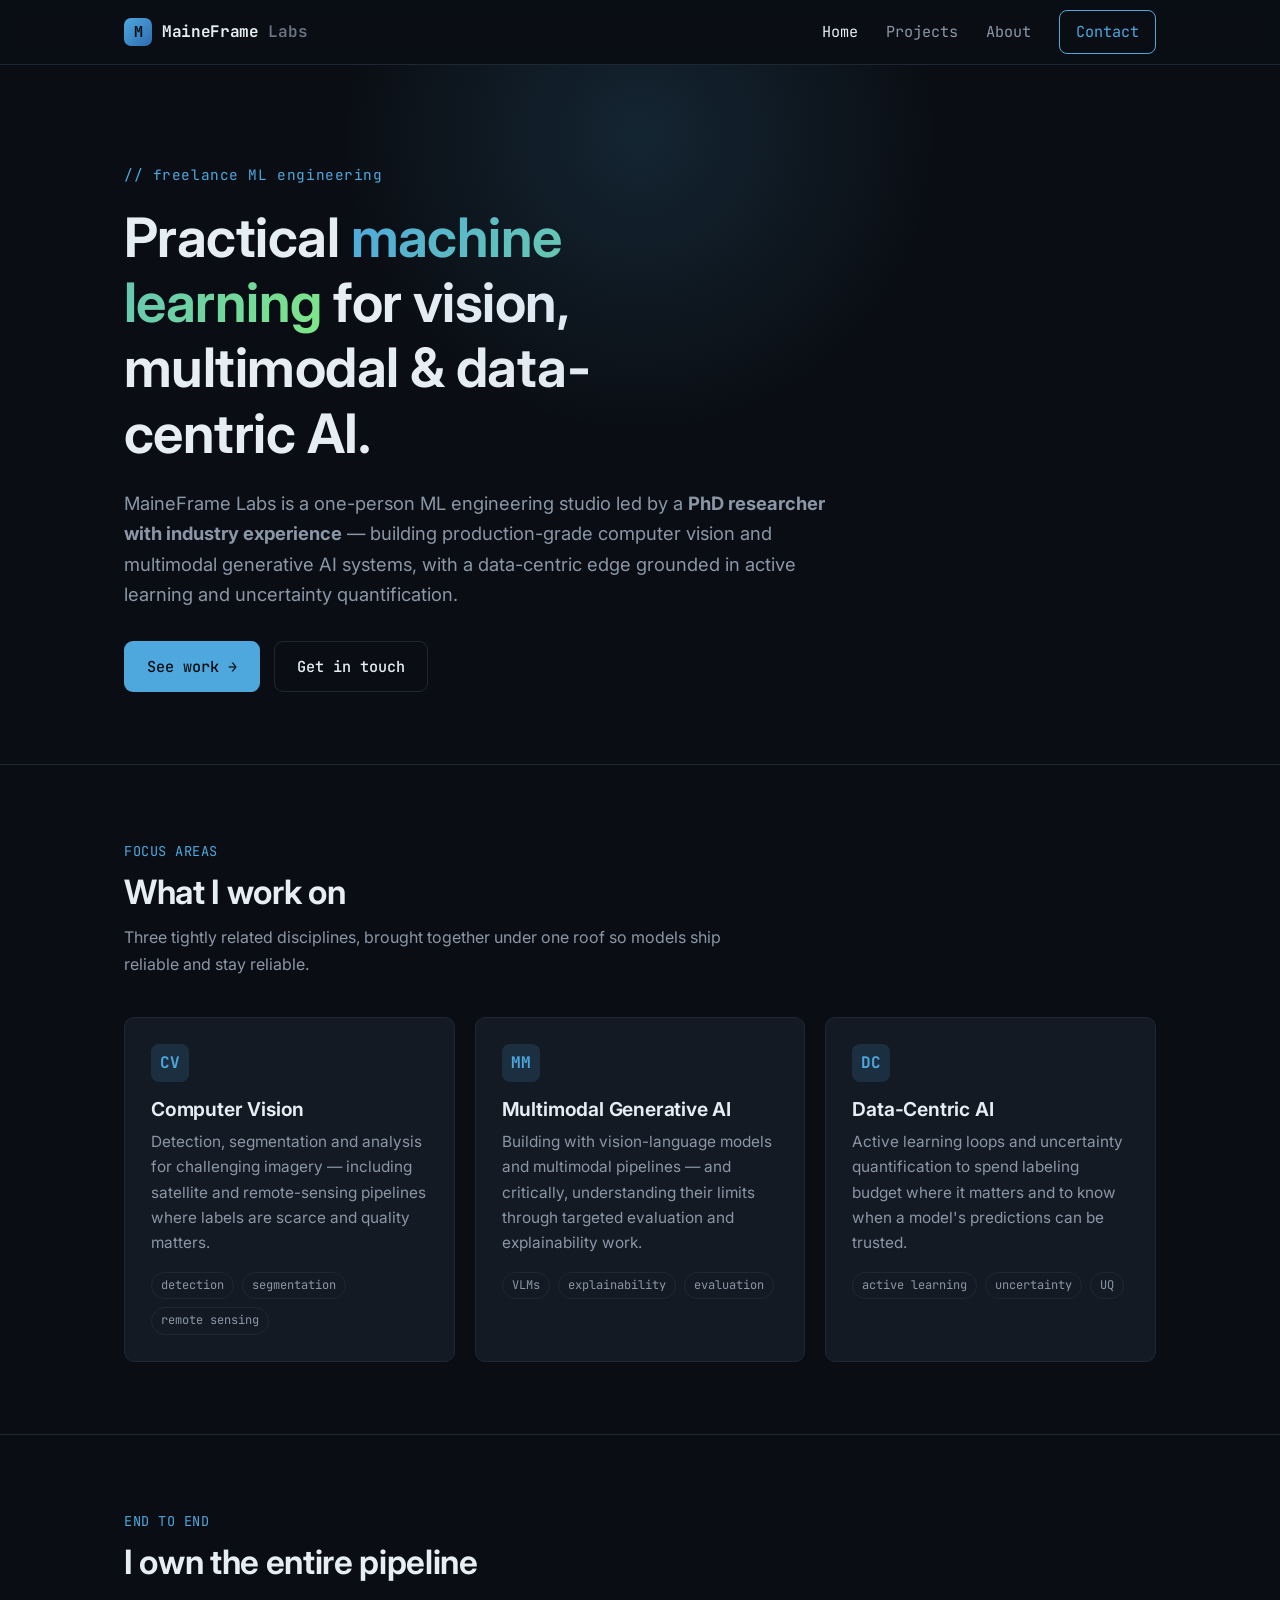
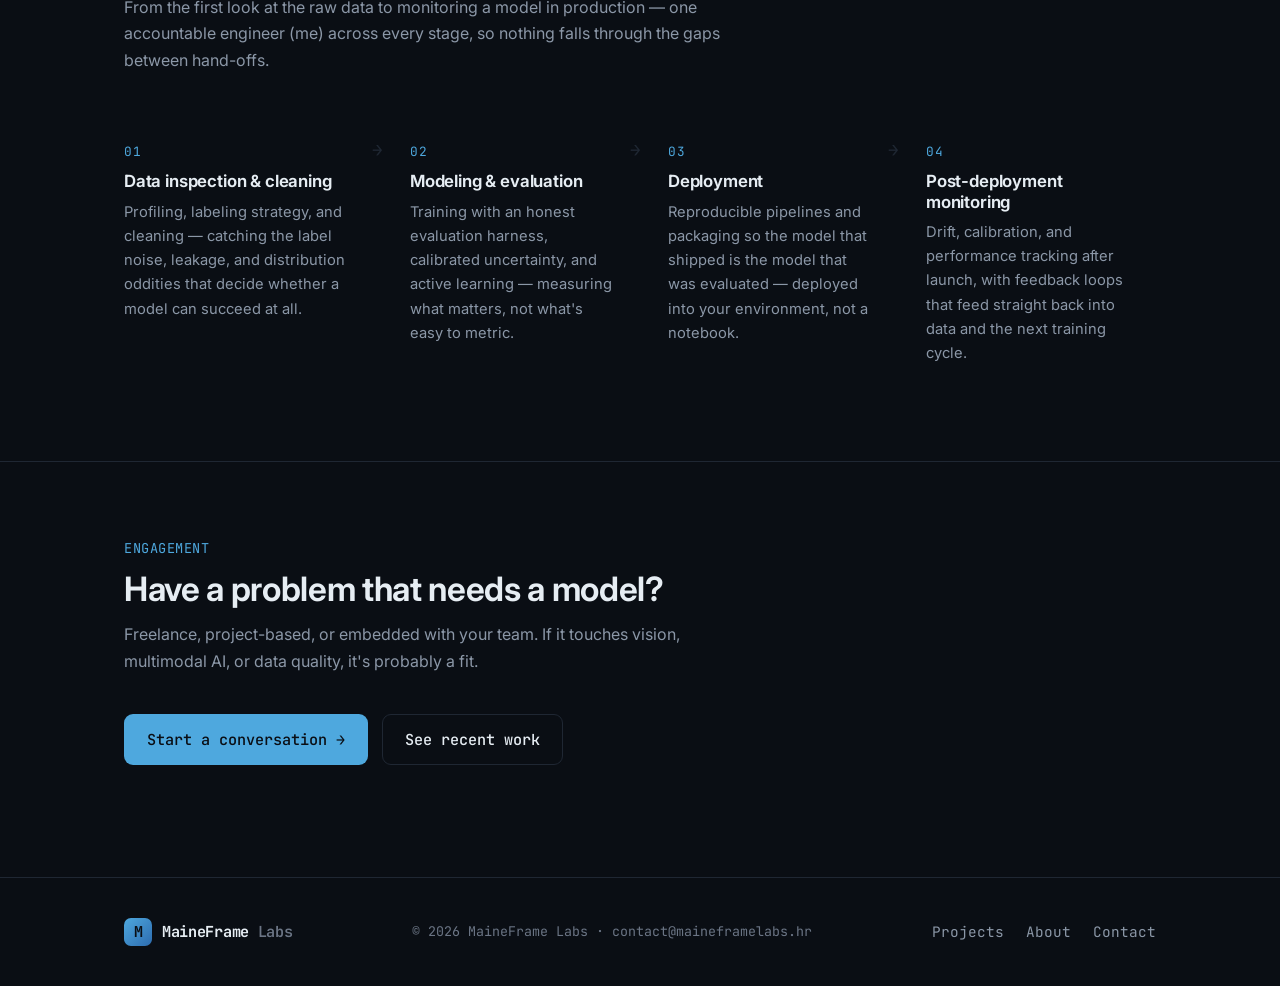
<file: index.html>
<!doctype html>
<html lang="en">
<head>
  <meta charset="utf-8" />
  <meta name="viewport" content="width=device-width, initial-scale=1" />
  <title>MaineFrame Labs — Computer vision, multimodal &amp; data-centric ML engineering</title>
  <meta name="description" content="MaineFrame Labs is a freelance machine learning engineering studio focused on computer vision, multimodal generative AI, and data-centric AI — active learning and uncertainty quantification." />
  <link rel="icon" type="image/svg+xml" href="assets/img/logo.svg" />
  <meta property="og:title" content="MaineFrame Labs" />
  <meta property="og:description" content="Freelance ML engineering: computer vision, multimodal generative AI, and data-centric AI." />
  <meta property="og:image" content="assets/img/og.svg" />
  <meta property="og:type" content="website" />
  <link rel="preconnect" href="https://fonts.googleapis.com" />
  <link rel="preconnect" href="https://fonts.gstatic.com" crossorigin />
  <link href="https://fonts.googleapis.com/css2?family=Inter:wght@400;500;600;700&family=JetBrains+Mono:wght@400;500;600&display=swap" rel="stylesheet" />
  <link rel="stylesheet" href="assets/css/style.css" />
</head>
<body>
  <header class="site-nav">
    <div class="container nav-inner">
      <a class="brand" href="index.html">
        <span class="logo">M</span>
        <span class="name"><b>MaineFrame</b><span> Labs</span></span>
      </a>
      <button class="nav-toggle" aria-label="Toggle navigation">Menu</button>
      <nav class="nav-links">
        <a data-page="index.html" href="index.html">Home</a>
        <a data-page="projects.html" href="projects.html">Projects</a>
        <a data-page="about.html" href="about.html">About</a>
        <a class="nav-cta" data-page="contact.html" href="contact.html">Contact</a>
      </nav>
    </div>
  </header>

  <main>
    <section class="hero">
      <div class="container">
        <span class="eyebrow">// freelance ML engineering</span>
        <h1>Practical <span class="grad">machine learning</span> for vision, multimodal &amp; data-centric AI.</h1>
        <p class="lead">MaineFrame Labs is a one-person ML engineering studio led by a <b>PhD researcher with industry experience</b> — building production-grade computer vision and multimodal generative AI systems, with a data-centric edge grounded in active learning and uncertainty quantification.</p>
        <div class="hero-cta">
          <a class="btn btn-primary" href="projects.html">See work →</a>
          <a class="btn btn-ghost" href="contact.html">Get in touch</a>
        </div>
      </div>
    </section>

    <section class="section">
      <div class="container">
        <div class="section-head">
          <span class="label">Focus areas</span>
          <h2>What I work on</h2>
          <p>Three tightly related disciplines, brought together under one roof so models ship reliable and stay reliable.</p>
        </div>
        <div class="grid grid-3">
          <article class="card">
            <div class="icon">CV</div>
            <h3>Computer Vision</h3>
            <p>Detection, segmentation and analysis for challenging imagery — including satellite and remote-sensing pipelines where labels are scarce and quality matters.</p>
            <div class="tags">
              <span class="tag">detection</span>
              <span class="tag">segmentation</span>
              <span class="tag">remote sensing</span>
            </div>
          </article>
          <article class="card">
            <div class="icon">MM</div>
            <h3>Multimodal Generative AI</h3>
            <p>Building with vision-language models and multimodal pipelines — and critically, understanding their limits through targeted evaluation and explainability work.</p>
            <div class="tags">
              <span class="tag">VLMs</span>
              <span class="tag">explainability</span>
              <span class="tag">evaluation</span>
            </div>
          </article>
          <article class="card">
            <div class="icon">DC</div>
            <h3>Data-Centric AI</h3>
            <p>Active learning loops and uncertainty quantification to spend labeling budget where it matters and to know when a model's predictions can be trusted.</p>
            <div class="tags">
              <span class="tag">active learning</span>
              <span class="tag">uncertainty</span>
              <span class="tag">UQ</span>
            </div>
          </article>
        </div>
      </div>
    </section>

    <section class="section">
      <div class="container">
        <div class="section-head">
          <span class="label">End to end</span>
          <h2>I own the entire pipeline</h2>
          <p>From the first look at the raw data to monitoring a model in production — one accountable engineer (me) across every stage, so nothing falls through the gaps between hand-offs.</p>
        </div>
        <div class="pipeline">
          <div class="pipeline-step">
            <span class="num">01</span>
            <h3>Data inspection &amp; cleaning</h3>
            <p>Profiling, labeling strategy, and cleaning — catching the label noise, leakage, and distribution oddities that decide whether a model can succeed at all.</p>
          </div>
          <div class="pipeline-step">
            <span class="num">02</span>
            <h3>Modeling &amp; evaluation</h3>
            <p>Training with an honest evaluation harness, calibrated uncertainty, and active learning — measuring what matters, not what's easy to metric.</p>
          </div>
          <div class="pipeline-step">
            <span class="num">03</span>
            <h3>Deployment</h3>
            <p>Reproducible pipelines and packaging so the model that shipped is the model that was evaluated — deployed into your environment, not a notebook.</p>
          </div>
          <div class="pipeline-step">
            <span class="num">04</span>
            <h3>Post-deployment monitoring</h3>
            <p>Drift, calibration, and performance tracking after launch, with feedback loops that feed straight back into data and the next training cycle.</p>
          </div>
        </div>
      </div>
    </section>

    <section class="section">
      <div class="container">
        <div class="section-head">
          <span class="label">Engagement</span>
          <h2>Have a problem that needs a model?</h2>
          <p>Freelance, project-based, or embedded with your team. If it touches vision, multimodal AI, or data quality, it's probably a fit.</p>
        </div>
        <div class="hero-cta">
          <a class="btn btn-primary" href="contact.html">Start a conversation →</a>
          <a class="btn btn-ghost" href="projects.html">See recent work</a>
        </div>
      </div>
    </section>
  </main>

  <footer class="site-footer">
    <div class="container footer-inner">
      <a class="brand" href="index.html">
        <span class="logo">M</span>
        <span class="name"><b>MaineFrame</b><span> Labs</span></span>
      </a>
      <small>© <span id="year">2026</span> MaineFrame Labs · <span class="mono">contact@maineframelabs.hr</span></small>
      <nav class="footer-links">
        <a href="projects.html">Projects</a>
        <a href="about.html">About</a>
        <a href="contact.html">Contact</a>
      </nav>
    </div>
  </footer>
  <script src="assets/js/main.js"></script>
</body>
</html>
</file>
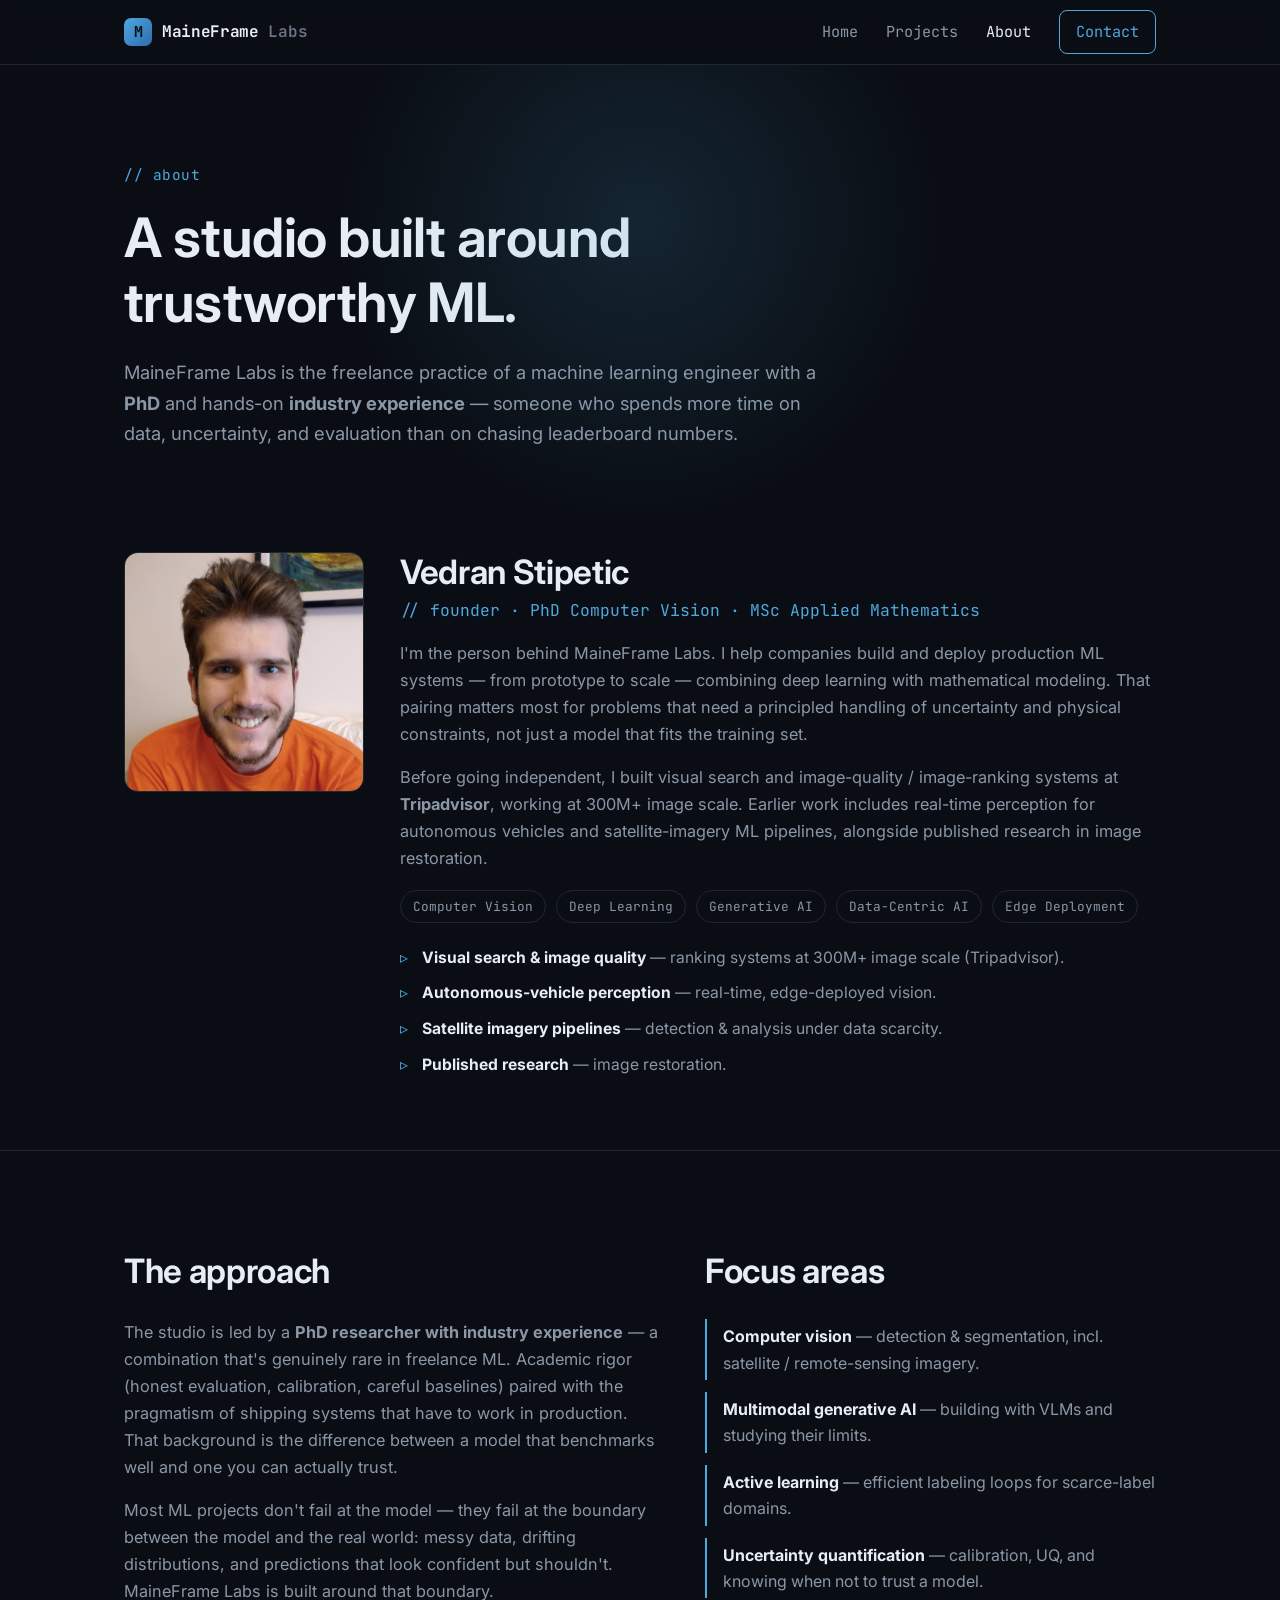
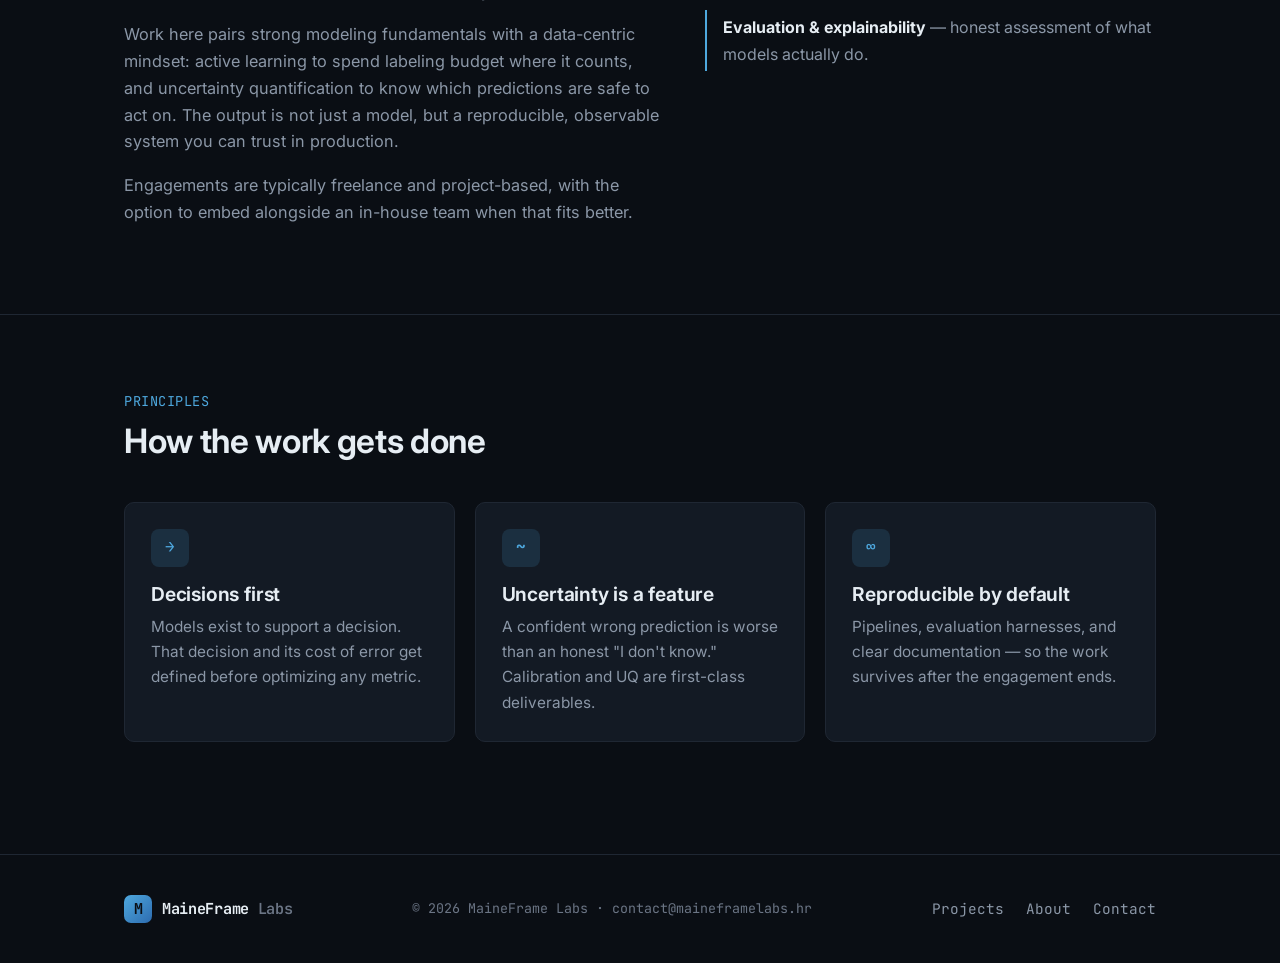
<file: about.html>
<!doctype html>
<html lang="en">
<head>
  <meta charset="utf-8" />
  <meta name="viewport" content="width=device-width, initial-scale=1" />
  <title>About — MaineFrame Labs</title>
  <meta name="description" content="MaineFrame Labs is a freelance machine learning engineering studio focused on computer vision, multimodal generative AI, and data-centric AI." />
  <link rel="icon" type="image/svg+xml" href="assets/img/logo.svg" />
  <link rel="preconnect" href="https://fonts.googleapis.com" />
  <link rel="preconnect" href="https://fonts.gstatic.com" crossorigin />
  <link href="https://fonts.googleapis.com/css2?family=Inter:wght@400;500;600;700&family=JetBrains+Mono:wght@400;500;600&display=swap" rel="stylesheet" />
  <link rel="stylesheet" href="assets/css/style.css" />
</head>
<body>
  <header class="site-nav">
    <div class="container nav-inner">
      <a class="brand" href="index.html">
        <span class="logo">M</span>
        <span class="name"><b>MaineFrame</b><span> Labs</span></span>
      </a>
      <button class="nav-toggle" aria-label="Toggle navigation">Menu</button>
      <nav class="nav-links">
        <a data-page="index.html" href="index.html">Home</a>
        <a data-page="projects.html" href="projects.html">Projects</a>
        <a data-page="about.html" href="about.html">About</a>
        <a class="nav-cta" data-page="contact.html" href="contact.html">Contact</a>
      </nav>
    </div>
  </header>

  <main>
    <section class="hero">
      <div class="container">
        <span class="eyebrow">// about</span>
        <h1>A studio built around trustworthy ML.</h1>
        <p class="lead">MaineFrame Labs is the freelance practice of a machine learning engineer with a <b>PhD</b> and hands-on <b>industry experience</b> — someone who spends more time on data, uncertainty, and evaluation than on chasing leaderboard numbers.</p>
      </div>
    </section>

    <section class="section" style="border-top:none; padding-top:0;">
      <div class="container">
        <div class="founder">
          <img class="photo" src="assets/img/vedran-stipetic.jpg" alt="Vedran Stipetic, founder of MaineFrame Labs" width="240" height="240" />
          <div class="bio">
            <h2>Vedran Stipetic</h2>
            <p class="title">// founder · PhD Computer Vision · MSc Applied Mathematics</p>
            <p>I'm the person behind MaineFrame Labs. I help companies build and deploy production ML systems — from prototype to scale — combining deep learning with mathematical modeling. That pairing matters most for problems that need a principled handling of uncertainty and physical constraints, not just a model that fits the training set.</p>
            <p>Before going independent, I built visual search and image-quality / image-ranking systems at <b>Tripadvisor</b>, working at 300M+ image scale. Earlier work includes real-time perception for autonomous vehicles and satellite-imagery ML pipelines, alongside published research in image restoration.</p>
            <ul class="creds">
              <li>Computer Vision</li>
              <li>Deep Learning</li>
              <li>Generative AI</li>
              <li>Data-Centric AI</li>
              <li>Edge Deployment</li>
            </ul>
            <ul class="track-record">
              <li><b>Visual search &amp; image quality</b> — ranking systems at 300M+ image scale (Tripadvisor).</li>
              <li><b>Autonomous-vehicle perception</b> — real-time, edge-deployed vision.</li>
              <li><b>Satellite imagery pipelines</b> — detection &amp; analysis under data scarcity.</li>
              <li><b>Published research</b> — image restoration.</li>
            </ul>
          </div>
        </div>
      </div>
    </section>

    <section class="section">
      <div class="container">
        <div class="about-grid">
          <div>
            <h2>The approach</h2>
            <p>The studio is led by a <b>PhD researcher with industry experience</b> — a combination that's genuinely rare in freelance ML. Academic rigor (honest evaluation, calibration, careful baselines) paired with the pragmatism of shipping systems that have to work in production. That background is the difference between a model that benchmarks well and one you can actually trust.</p>
            <p>Most ML projects don't fail at the model — they fail at the boundary between the model and the real world: messy data, drifting distributions, and predictions that look confident but shouldn't. MaineFrame Labs is built around that boundary.</p>
            <p>Work here pairs strong modeling fundamentals with a data-centric mindset: active learning to spend labeling budget where it counts, and uncertainty quantification to know which predictions are safe to act on. The output is not just a model, but a reproducible, observable system you can trust in production.</p>
            <p>Engagements are typically freelance and project-based, with the option to embed alongside an in-house team when that fits better.</p>
          </div>
          <div>
            <h2>Focus areas</h2>
            <ul class="focus-list">
              <li><b>Computer vision</b> — detection &amp; segmentation, incl. satellite / remote-sensing imagery.</li>
              <li><b>Multimodal generative AI</b> — building with VLMs and studying their limits.</li>
              <li><b>Active learning</b> — efficient labeling loops for scarce-label domains.</li>
              <li><b>Uncertainty quantification</b> — calibration, UQ, and knowing when not to trust a model.</li>
              <li><b>Evaluation &amp; explainability</b> — honest assessment of what models actually do.</li>
            </ul>
          </div>
        </div>
      </div>
    </section>

    <section class="section">
      <div class="container">
        <div class="section-head">
          <span class="label">Principles</span>
          <h2>How the work gets done</h2>
        </div>
        <div class="grid grid-3">
          <article class="card">
            <div class="icon">→</div>
            <h3>Decisions first</h3>
            <p>Models exist to support a decision. That decision and its cost of error get defined before optimizing any metric.</p>
          </article>
          <article class="card">
            <div class="icon">~</div>
            <h3>Uncertainty is a feature</h3>
            <p>A confident wrong prediction is worse than an honest "I don't know." Calibration and UQ are first-class deliverables.</p>
          </article>
          <article class="card">
            <div class="icon">∞</div>
            <h3>Reproducible by default</h3>
            <p>Pipelines, evaluation harnesses, and clear documentation — so the work survives after the engagement ends.</p>
          </article>
        </div>
      </div>
    </section>
  </main>

  <footer class="site-footer">
    <div class="container footer-inner">
      <a class="brand" href="index.html">
        <span class="logo">M</span>
        <span class="name"><b>MaineFrame</b><span> Labs</span></span>
      </a>
      <small>© <span id="year">2026</span> MaineFrame Labs · <span class="mono">contact@maineframelabs.hr</span></small>
      <nav class="footer-links">
        <a href="projects.html">Projects</a>
        <a href="about.html">About</a>
        <a href="contact.html">Contact</a>
      </nav>
    </div>
  </footer>
  <script src="assets/js/main.js"></script>
</body>
</html>
</file>
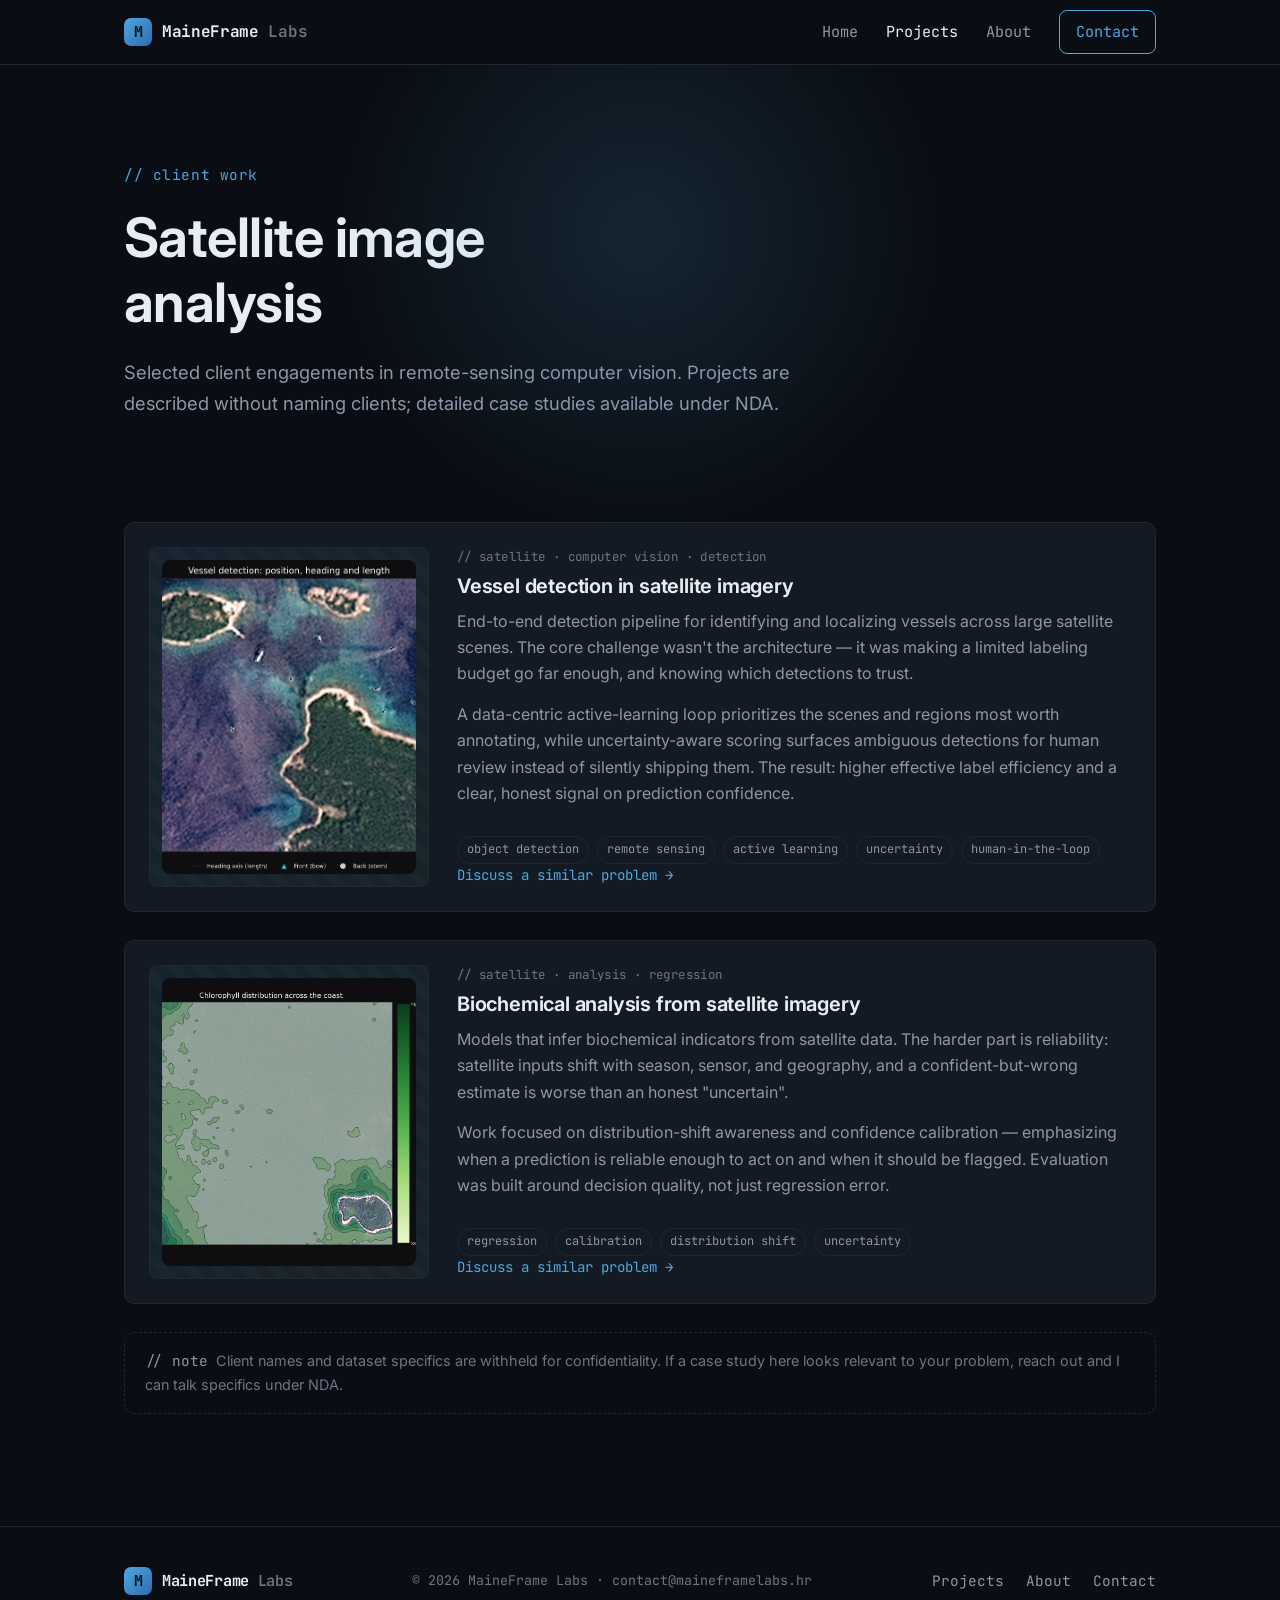
<file: client-work.html>
<!doctype html>
<html lang="en">
<head>
  <meta charset="utf-8" />
  <meta name="viewport" content="width=device-width, initial-scale=1" />
  <title>Client work — MaineFrame Labs</title>
  <meta name="description" content="Confidential client engagements by MaineFrame Labs: vessel detection and biochemical analysis from satellite imagery, with active learning and uncertainty quantification." />
  <link rel="icon" type="image/svg+xml" href="assets/img/logo.svg" />
  <link rel="preconnect" href="https://fonts.googleapis.com" />
  <link rel="preconnect" href="https://fonts.gstatic.com" crossorigin />
  <link href="https://fonts.googleapis.com/css2?family=Inter:wght@400;500;600;700&family=JetBrains+Mono:wght@400;500;600&display=swap" rel="stylesheet" />
  <link rel="stylesheet" href="assets/css/style.css" />
</head>
<body data-nav="projects.html">
  <header class="site-nav">
    <div class="container nav-inner">
      <a class="brand" href="index.html">
        <span class="logo">M</span>
        <span class="name"><b>MaineFrame</b><span> Labs</span></span>
      </a>
      <button class="nav-toggle" aria-label="Toggle navigation">Menu</button>
      <nav class="nav-links">
        <a data-page="index.html" href="index.html">Home</a>
        <a data-page="projects.html" href="projects.html">Projects</a>
        <a data-page="about.html" href="about.html">About</a>
        <a class="nav-cta" data-page="contact.html" href="contact.html">Contact</a>
      </nav>
    </div>
  </header>

  <main>
    <section class="hero">
      <div class="container">
        <span class="eyebrow">// client work</span>
        <h1>Satellite image analysis</h1>
        <p class="lead">Selected client engagements in remote-sensing computer vision. Projects are described without naming clients; detailed case studies available under NDA.</p>
      </div>
    </section>

    <section class="section" style="border-top:none; padding-top:0;">
      <div class="container">
        <div class="entries">

          <article class="entry">
            <div class="media"><img src="assets/img/portfolio_vessel_detection.png" alt="Vessel detection in satellite imagery" loading="lazy" /></div>
            <div class="body">
              <span class="kind">// satellite · computer vision · detection</span>
              <h3>Vessel detection in satellite imagery</h3>
              <p>End-to-end detection pipeline for identifying and localizing vessels across large satellite scenes. The core challenge wasn't the architecture — it was making a limited labeling budget go far enough, and knowing which detections to trust.</p>
              <p>A data-centric active-learning loop prioritizes the scenes and regions most worth annotating, while uncertainty-aware scoring surfaces ambiguous detections for human review instead of silently shipping them. The result: higher effective label efficiency and a clear, honest signal on prediction confidence.</p>
              <div class="tags">
                <span class="tag">object detection</span>
                <span class="tag">remote sensing</span>
                <span class="tag">active learning</span>
                <span class="tag">uncertainty</span>
                <span class="tag">human-in-the-loop</span>
              </div>
              <a class="more" href="contact.html">Discuss a similar problem →</a>
            </div>
          </article>

          <article class="entry">
            <div class="media"><img src="assets/img/portfolio_chlorophyll_Badija_contourf.png" alt="Biochemical analysis from satellite imagery" loading="lazy" /></div>
            <div class="body">
              <span class="kind">// satellite · analysis · regression</span>
              <h3>Biochemical analysis from satellite imagery</h3>
              <p>Models that infer biochemical indicators from satellite data. The harder part is reliability: satellite inputs shift with season, sensor, and geography, and a confident-but-wrong estimate is worse than an honest "uncertain".</p>
              <p>Work focused on distribution-shift awareness and confidence calibration — emphasizing when a prediction is reliable enough to act on and when it should be flagged. Evaluation was built around decision quality, not just regression error.</p>
              <div class="tags">
                <span class="tag">regression</span>
                <span class="tag">calibration</span>
                <span class="tag">distribution shift</span>
                <span class="tag">uncertainty</span>
              </div>
              <a class="more" href="contact.html">Discuss a similar problem →</a>
            </div>
          </article>

        </div>

        <div class="note">
          <span class="mono">// note</span> &nbsp;Client names and dataset specifics are withheld for confidentiality. If a case study here looks relevant to your problem, reach out and I can talk specifics under NDA.
        </div>
      </div>
    </section>
  </main>

  <footer class="site-footer">
    <div class="container footer-inner">
      <a class="brand" href="index.html">
        <span class="logo">M</span>
        <span class="name"><b>MaineFrame</b><span> Labs</span></span>
      </a>
      <small>© <span id="year">2026</span> MaineFrame Labs · <span class="mono">contact@maineframelabs.hr</span></small>
      <nav class="footer-links">
        <a href="projects.html">Projects</a>
        <a href="about.html">About</a>
        <a href="contact.html">Contact</a>
      </nav>
    </div>
  </footer>
  <script src="assets/js/main.js"></script>
</body>
</html>
</file>
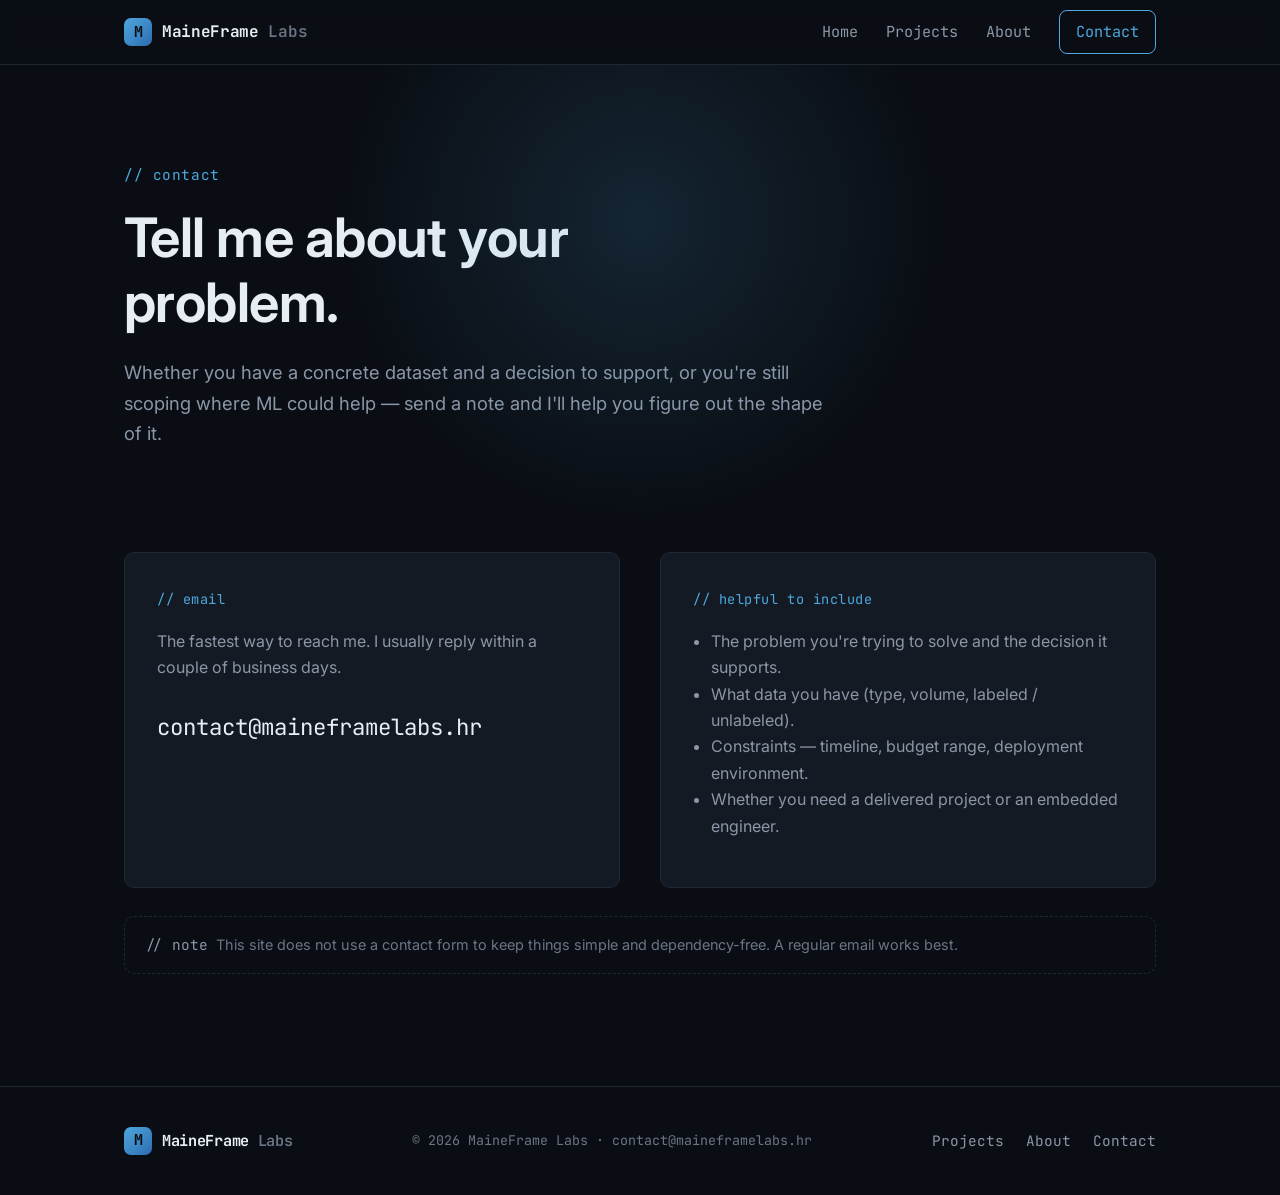
<file: contact.html>
<!doctype html>
<html lang="en">
<head>
  <meta charset="utf-8" />
  <meta name="viewport" content="width=device-width, initial-scale=1" />
  <title>Contact — MaineFrame Labs</title>
  <meta name="description" content="Get in touch with MaineFrame Labs — freelance machine learning engineering for computer vision, multimodal AI, and data-centric AI." />
  <link rel="icon" type="image/svg+xml" href="assets/img/logo.svg" />
  <link rel="preconnect" href="https://fonts.googleapis.com" />
  <link rel="preconnect" href="https://fonts.gstatic.com" crossorigin />
  <link href="https://fonts.googleapis.com/css2?family=Inter:wght@400;500;600;700&family=JetBrains+Mono:wght@400;500;600&display=swap" rel="stylesheet" />
  <link rel="stylesheet" href="assets/css/style.css" />
</head>
<body>
  <header class="site-nav">
    <div class="container nav-inner">
      <a class="brand" href="index.html">
        <span class="logo">M</span>
        <span class="name"><b>MaineFrame</b><span> Labs</span></span>
      </a>
      <button class="nav-toggle" aria-label="Toggle navigation">Menu</button>
      <nav class="nav-links">
        <a data-page="index.html" href="index.html">Home</a>
        <a data-page="projects.html" href="projects.html">Projects</a>
        <a data-page="about.html" href="about.html">About</a>
        <a class="nav-cta" data-page="contact.html" href="contact.html">Contact</a>
      </nav>
    </div>
  </header>

  <main>
    <section class="hero">
      <div class="container">
        <span class="eyebrow">// contact</span>
        <h1>Tell me about your problem.</h1>
        <p class="lead">Whether you have a concrete dataset and a decision to support, or you're still scoping where ML could help — send a note and I'll help you figure out the shape of it.</p>
      </div>
    </section>

    <section class="section" style="border-top:none; padding-top:0;">
      <div class="container">
        <div class="contact-grid">
          <div class="contact-card">
            <span class="label">// email</span>
            <p>The fastest way to reach me. I usually reply within a couple of business days.</p>
            <a class="email" href="mailto:contact@maineframelabs.hr">contact@maineframelabs.hr</a>
          </div>
          <div class="contact-card">
            <span class="label">// helpful to include</span>
            <ul>
              <li>The problem you're trying to solve and the decision it supports.</li>
              <li>What data you have (type, volume, labeled / unlabeled).</li>
              <li>Constraints — timeline, budget range, deployment environment.</li>
              <li>Whether you need a delivered project or an embedded engineer.</li>
            </ul>
          </div>
        </div>

        <div class="note">
          <span class="mono">// note</span> &nbsp;This site does not use a contact form to keep things simple and dependency-free. A regular email works best.
        </div>
      </div>
    </section>
  </main>

  <footer class="site-footer">
    <div class="container footer-inner">
      <a class="brand" href="index.html">
        <span class="logo">M</span>
        <span class="name"><b>MaineFrame</b><span> Labs</span></span>
      </a>
      <small>© <span id="year">2026</span> MaineFrame Labs · <span class="mono">contact@maineframelabs.hr</span></small>
      <nav class="footer-links">
        <a href="projects.html">Projects</a>
        <a href="about.html">About</a>
        <a href="contact.html">Contact</a>
      </nav>
    </div>
  </footer>
  <script src="assets/js/main.js"></script>
</body>
</html>
</file>
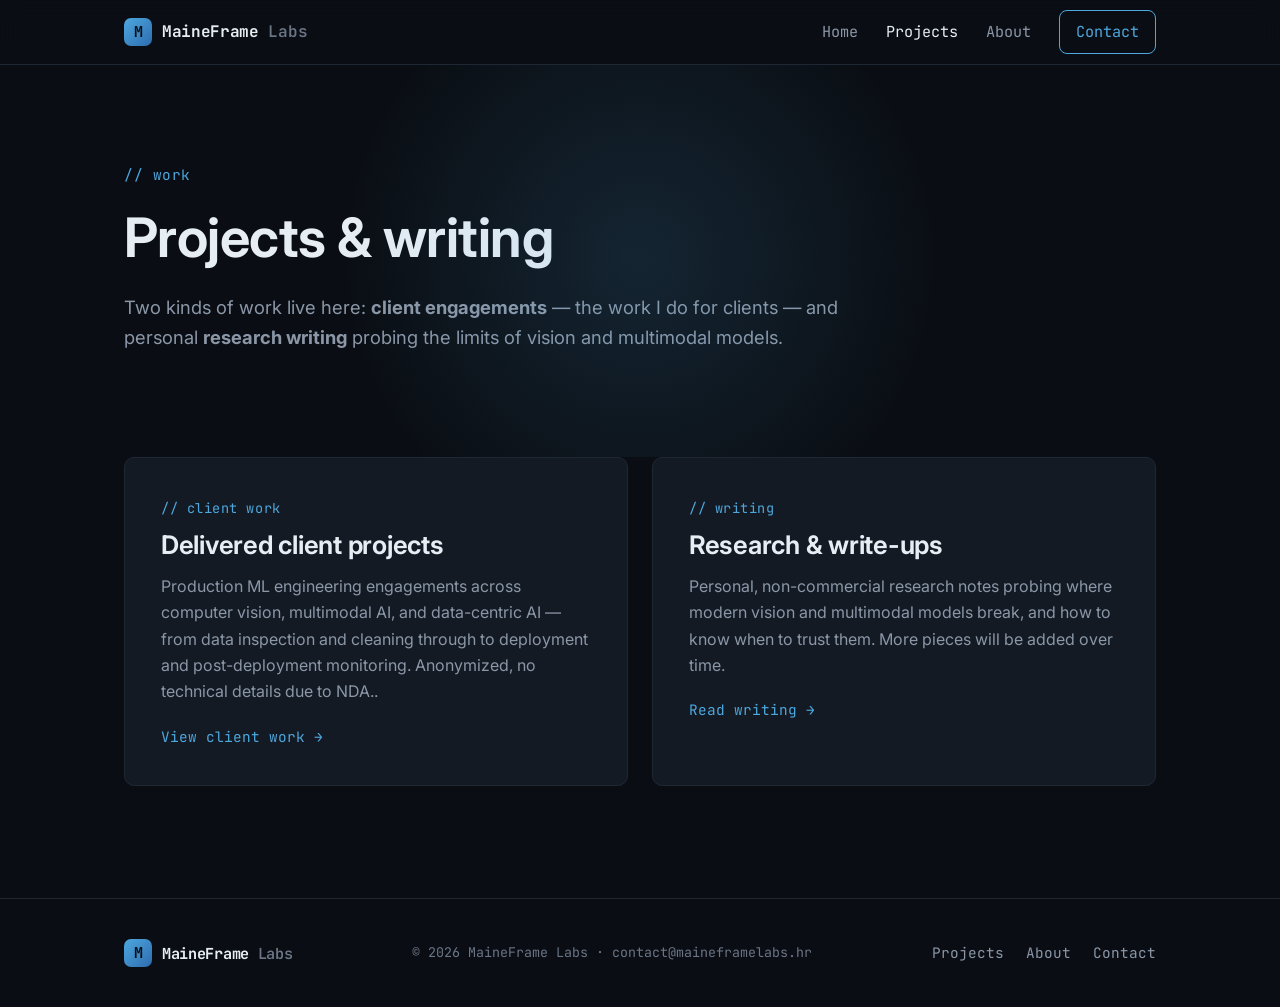
<file: projects.html>
<!doctype html>
<html lang="en">
<head>
  <meta charset="utf-8" />
  <meta name="viewport" content="width=device-width, initial-scale=1" />
  <title>Projects — MaineFrame Labs</title>
  <meta name="description" content="MaineFrame Labs work: confidential client engagements in satellite image analysis, plus personal research writing on VLMs, interpretability, and uncertainty quantification." />
  <link rel="icon" type="image/svg+xml" href="assets/img/logo.svg" />
  <link rel="preconnect" href="https://fonts.googleapis.com" />
  <link rel="preconnect" href="https://fonts.gstatic.com" crossorigin />
  <link href="https://fonts.googleapis.com/css2?family=Inter:wght@400;500;600;700&family=JetBrains+Mono:wght@400;500;600&display=swap" rel="stylesheet" />
  <link rel="stylesheet" href="assets/css/style.css" />
</head>
<body>
  <header class="site-nav">
    <div class="container nav-inner">
      <a class="brand" href="index.html">
        <span class="logo">M</span>
        <span class="name"><b>MaineFrame</b><span> Labs</span></span>
      </a>
      <button class="nav-toggle" aria-label="Toggle navigation">Menu</button>
      <nav class="nav-links">
        <a data-page="index.html" href="index.html">Home</a>
        <a data-page="projects.html" href="projects.html">Projects</a>
        <a data-page="about.html" href="about.html">About</a>
        <a class="nav-cta" data-page="contact.html" href="contact.html">Contact</a>
      </nav>
    </div>
  </header>

  <main>
    <section class="hero">
      <div class="container">
        <span class="eyebrow">// work</span>
        <h1>Projects &amp; writing</h1>
        <p class="lead">Two kinds of work live here: <b>client engagements</b> — the work I do for clients — and personal <b>research writing</b> probing the limits of vision and multimodal models.</p>
      </div>
    </section>

    <section class="section" style="border-top:none; padding-top:0;">
      <div class="container">
        <div class="hub-grid">
          <a class="hub-card" href="client-work.html">
            <span class="label">// client work</span>
            <h2>Delivered client projects</h2>
            <p>Production ML engineering engagements across computer vision, multimodal AI, and data-centric AI — from data inspection and cleaning through to deployment and post-deployment monitoring. Anonymized, no technical details due to NDA..</p>
            <span class="more">View client work →</span>
          </a>
          <a class="hub-card" href="writing.html">
            <span class="label">// writing</span>
            <h2>Research &amp; write-ups</h2>
            <p>Personal, non-commercial research notes probing where modern vision and multimodal models break, and how to know when to trust them. More pieces will be added over time.</p>
            <span class="more">Read writing →</span>
          </a>
        </div>
      </div>
    </section>
  </main>

  <footer class="site-footer">
    <div class="container footer-inner">
      <a class="brand" href="index.html">
        <span class="logo">M</span>
        <span class="name"><b>MaineFrame</b><span> Labs</span></span>
      </a>
      <small>© <span id="year">2026</span> MaineFrame Labs · <span class="mono">contact@maineframelabs.hr</span></small>
      <nav class="footer-links">
        <a href="projects.html">Projects</a>
        <a href="about.html">About</a>
        <a href="contact.html">Contact</a>
      </nav>
    </div>
  </footer>
  <script src="assets/js/main.js"></script>
</body>
</html>
</file>
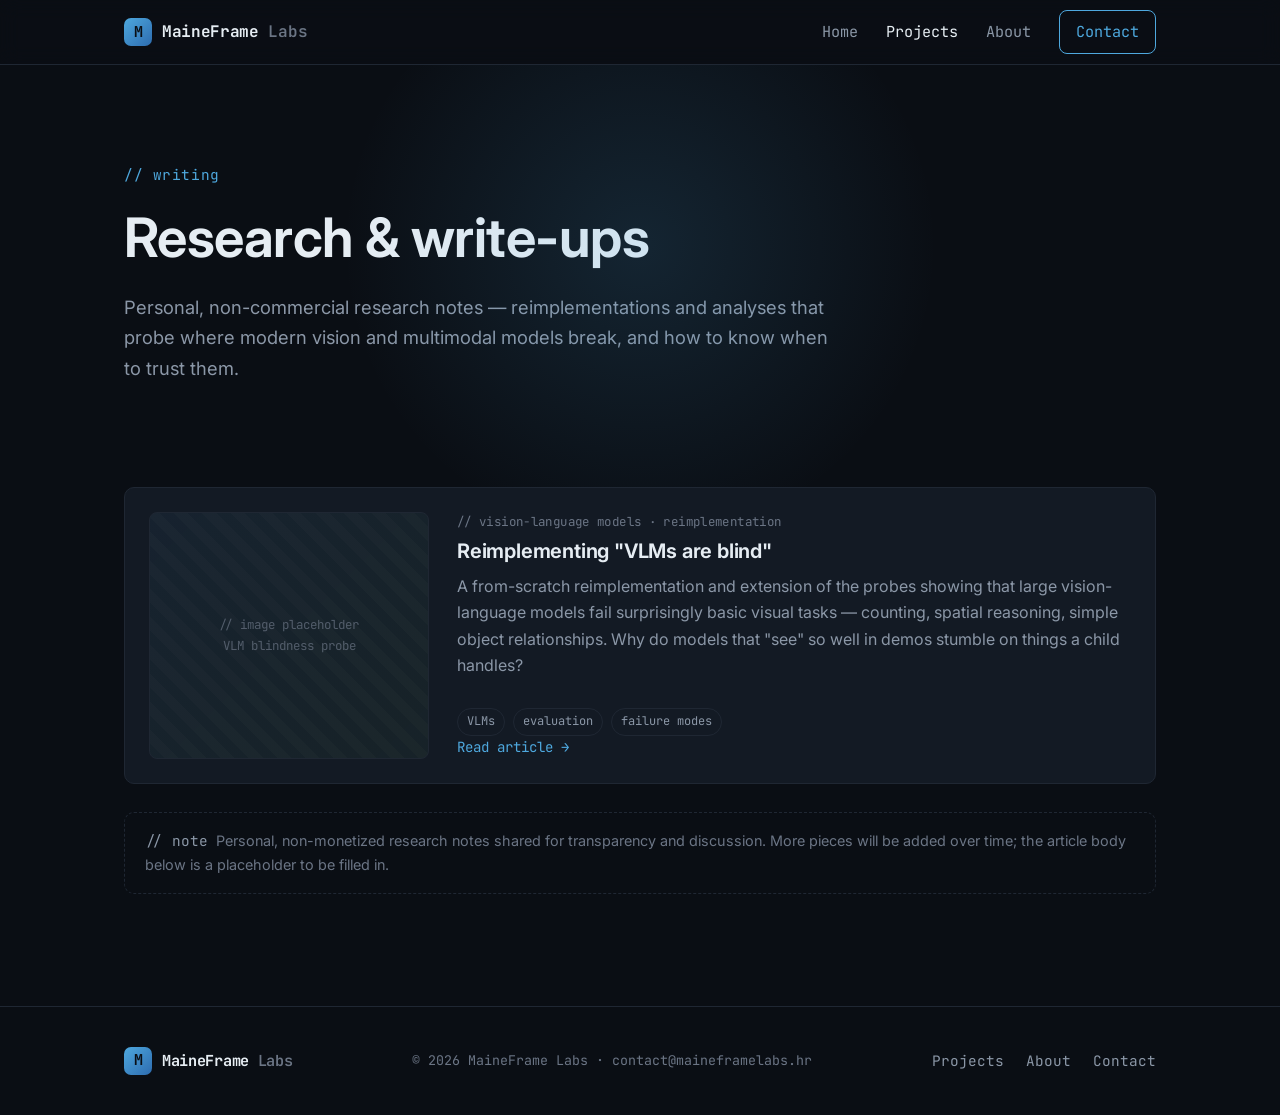
<file: writing.html>
<!doctype html>
<html lang="en">
<head>
  <meta charset="utf-8" />
  <meta name="viewport" content="width=device-width, initial-scale=1" />
  <title>Writing — MaineFrame Labs</title>
  <meta name="description" content="Personal research writing by MaineFrame Labs: VLM limitations &amp; explainability, sparse-autoencoder interpretability on vision transformers, and uncertainty quantification for molecular solubility models." />
  <link rel="icon" type="image/svg+xml" href="assets/img/logo.svg" />
  <link rel="preconnect" href="https://fonts.googleapis.com" />
  <link rel="preconnect" href="https://fonts.gstatic.com" crossorigin />
  <link href="https://fonts.googleapis.com/css2?family=Inter:wght@400;500;600;700&family=JetBrains+Mono:wght@400;500;600&display=swap" rel="stylesheet" />
  <link rel="stylesheet" href="assets/css/style.css" />
</head>
<body data-nav="projects.html">
  <header class="site-nav">
    <div class="container nav-inner">
      <a class="brand" href="index.html">
        <span class="logo">M</span>
        <span class="name"><b>MaineFrame</b><span> Labs</span></span>
      </a>
      <button class="nav-toggle" aria-label="Toggle navigation">Menu</button>
      <nav class="nav-links">
        <a data-page="index.html" href="index.html">Home</a>
        <a data-page="projects.html" href="projects.html">Projects</a>
        <a data-page="about.html" href="about.html">About</a>
        <a class="nav-cta" data-page="contact.html" href="contact.html">Contact</a>
      </nav>
    </div>
  </header>

  <main>
    <section class="hero">
      <div class="container">
        <span class="eyebrow">// writing</span>
        <h1>Research &amp; write-ups</h1>
        <p class="lead">Personal, non-commercial research notes — reimplementations and analyses that probe where modern vision and multimodal models break, and how to know when to trust them.</p>
      </div>
    </section>

    <section class="section" style="border-top:none; padding-top:0;">
      <div class="container">
        <div class="entries">

          <article class="entry">
            <div class="media"><span>// image placeholder<br/>VLM blindness probe</span></div>
            <div class="body">
              <span class="kind">// vision-language models · reimplementation</span>
              <h3>Reimplementing "VLMs are blind"</h3>
              <p>A from-scratch reimplementation and extension of the probes showing that large vision-language models fail surprisingly basic visual tasks — counting, spatial reasoning, simple object relationships. Why do models that "see" so well in demos stumble on things a child handles?</p>
              <div class="tags">
                <span class="tag">VLMs</span>
                <span class="tag">evaluation</span>
                <span class="tag">failure modes</span>
              </div>
              <a class="more" href="writing/vlm-blind.html">Read article →</a>
            </div>
          </article>

        </div>

        <div class="note">
          <span class="mono">// note</span> &nbsp;Personal, non-monetized research notes shared for transparency and discussion. More pieces will be added over time; the article body below is a placeholder to be filled in.
        </div>
      </div>
    </section>
  </main>

  <footer class="site-footer">
    <div class="container footer-inner">
      <a class="brand" href="index.html">
        <span class="logo">M</span>
        <span class="name"><b>MaineFrame</b><span> Labs</span></span>
      </a>
      <small>© <span id="year">2026</span> MaineFrame Labs · <span class="mono">contact@maineframelabs.hr</span></small>
      <nav class="footer-links">
        <a href="projects.html">Projects</a>
        <a href="about.html">About</a>
        <a href="contact.html">Contact</a>
      </nav>
    </div>
  </footer>
  <script src="assets/js/main.js"></script>
</body>
</html>
</file>
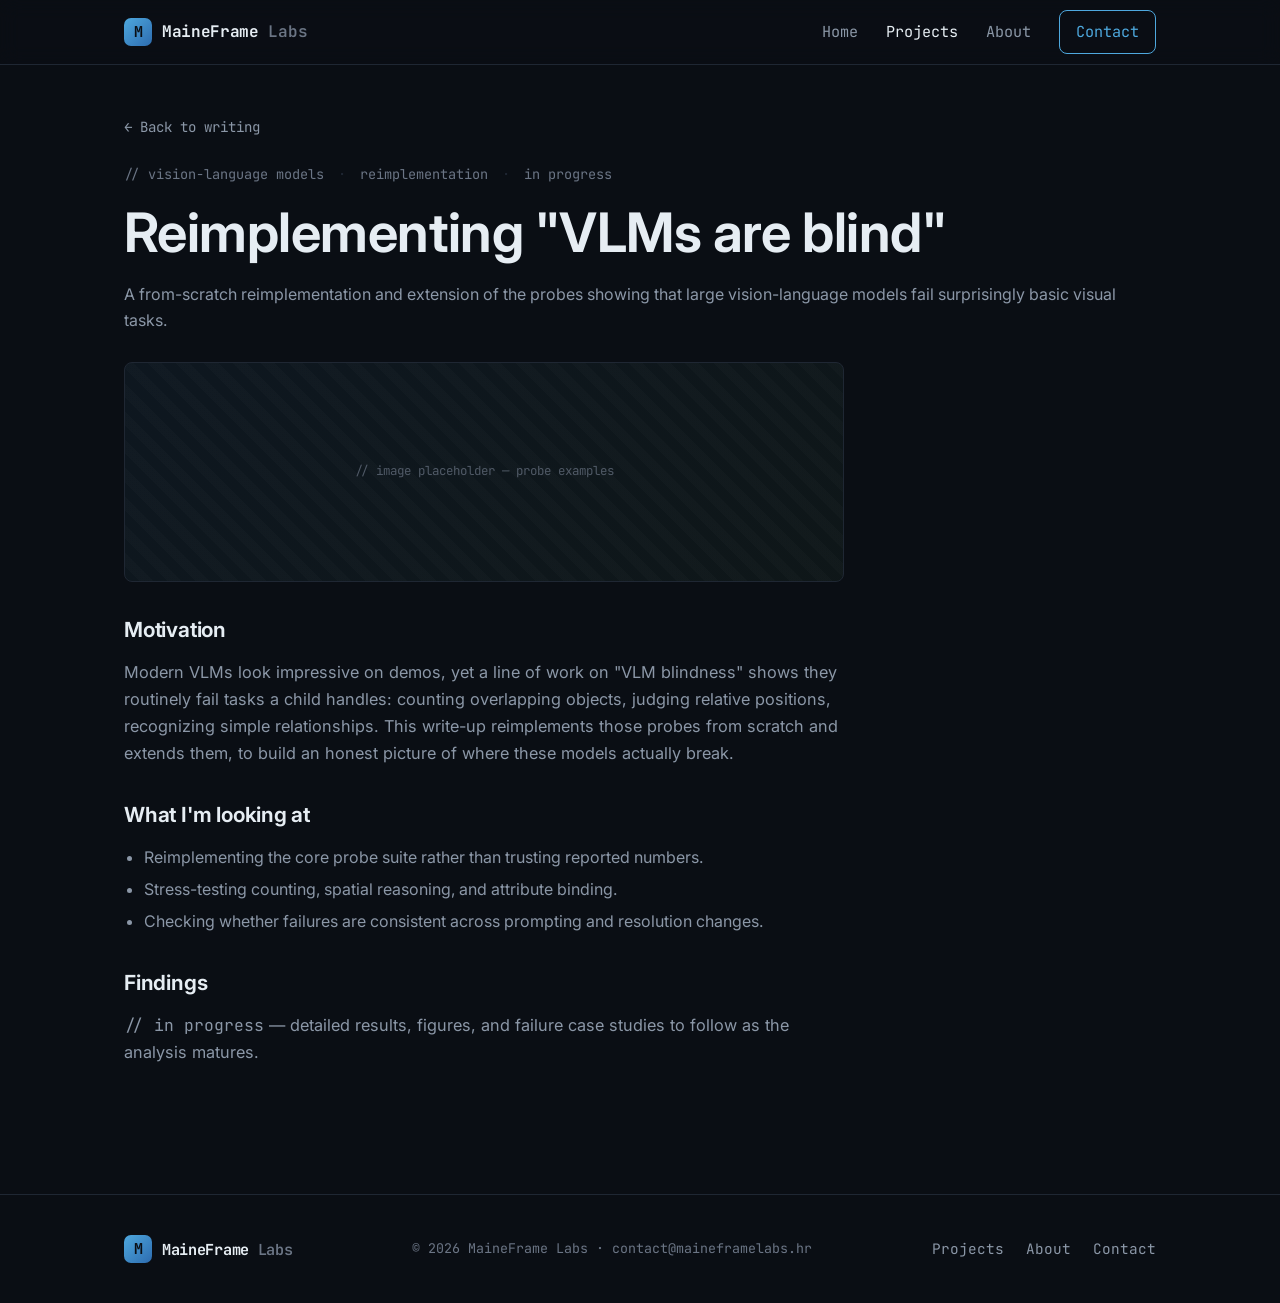
<file: writing/vlm-blind.html>
<!doctype html>
<html lang="en">
<head>
  <meta charset="utf-8" />
  <meta name="viewport" content="width=device-width, initial-scale=1" />
  <title>Reimplementing "VLMs are blind" — MaineFrame Labs</title>
  <meta name="description" content="A reimplementation and extension of probes showing that vision-language models fail basic visual tasks like counting and spatial reasoning." />
  <link rel="icon" type="image/svg+xml" href="../assets/img/logo.svg" />
  <link rel="preconnect" href="https://fonts.googleapis.com" />
  <link rel="preconnect" href="https://fonts.gstatic.com" crossorigin />
  <link href="https://fonts.googleapis.com/css2?family=Inter:wght@400;500;600;700&family=JetBrains+Mono:wght@400;500;600&display=swap" rel="stylesheet" />
  <link rel="stylesheet" href="../assets/css/style.css" />
</head>
<body data-nav="projects.html">
  <header class="site-nav">
    <div class="container nav-inner">
      <a class="brand" href="../index.html">
        <span class="logo">M</span>
        <span class="name"><b>MaineFrame</b><span> Labs</span></span>
      </a>
      <button class="nav-toggle" aria-label="Toggle navigation">Menu</button>
      <nav class="nav-links">
        <a data-page="index.html" href="../index.html">Home</a>
        <a data-page="projects.html" href="../projects.html">Projects</a>
        <a data-page="about.html" href="../about.html">About</a>
        <a class="nav-cta" data-page="contact.html" href="../contact.html">Contact</a>
      </nav>
    </div>
  </header>

  <main>
    <section class="section" style="border-top:none; padding-top:48px;">
      <div class="container">
        <a class="back-link" href="../writing.html">← Back to writing</a>
        <header class="article-head">
          <div class="meta">
            <span>// vision-language models</span><span class="dot">·</span>
            <span>reimplementation</span><span class="dot">·</span>
            <span>in progress</span>
          </div>
          <h1>Reimplementing "VLMs are blind"</h1>
          <p class="lead">A from-scratch reimplementation and extension of the probes showing that large vision-language models fail surprisingly basic visual tasks.</p>
        </header>

        <div class="article-body">
          <div class="media"><span>// image placeholder — probe examples</span></div>

          <h2>Motivation</h2>
          <p>Modern VLMs look impressive on demos, yet a line of work on "VLM blindness" shows they routinely fail tasks a child handles: counting overlapping objects, judging relative positions, recognizing simple relationships. This write-up reimplements those probes from scratch and extends them, to build an honest picture of where these models actually break.</p>

          <h2>What I'm looking at</h2>
          <ul>
            <li>Reimplementing the core probe suite rather than trusting reported numbers.</li>
            <li>Stress-testing counting, spatial reasoning, and attribute binding.</li>
            <li>Checking whether failures are consistent across prompting and resolution changes.</li>
          </ul>

          <h2>Findings</h2>
          <p><span class="mono">// in progress</span> — detailed results, figures, and failure case studies to follow as the analysis matures.</p>
        </div>
      </div>
    </section>
  </main>

  <footer class="site-footer">
    <div class="container footer-inner">
      <a class="brand" href="../index.html">
        <span class="logo">M</span>
        <span class="name"><b>MaineFrame</b><span> Labs</span></span>
      </a>
      <small>© <span id="year">2026</span> MaineFrame Labs · <span class="mono">contact@maineframelabs.hr</span></small>
      <nav class="footer-links">
        <a href="../projects.html">Projects</a>
        <a href="../about.html">About</a>
        <a href="../contact.html">Contact</a>
      </nav>
    </div>
  </footer>
  <script src="../assets/js/main.js"></script>
</body>
</html>
</file>
<file: assets/css/style.css>
/* MaineFrame Labs — dark/technical theme */
:root {
  --bg: #0a0e14;
  --bg-elev: #11161f;
  --bg-card: #131a24;
  --border: #1f2733;
  --text: #e6edf3;
  --text-muted: #8b97a7;
  --text-dim: #6b7585;
  --accent: #4ea8de;
  --accent-2: #7ee787;
  --accent-glow: rgba(78, 168, 222, 0.15);
  --mono: "JetBrains Mono", "SFMono-Regular", ui-monospace, Menlo, Consolas, monospace;
  --sans: "Inter", -apple-system, BlinkMacSystemFont, "Segoe UI", Roboto, Helvetica, Arial, sans-serif;
  --radius: 10px;
  --maxw: 1080px;
}

* { box-sizing: border-box; }

html { scroll-behavior: smooth; }

body {
  margin: 0;
  font-family: var(--sans);
  background: var(--bg);
  color: var(--text);
  line-height: 1.65;
  font-size: 16px;
  -webkit-font-smoothing: antialiased;
  text-rendering: optimizeLegibility;
}

a { color: var(--accent); text-decoration: none; transition: color .15s ease; }
a:hover { color: var(--accent-2); }

h1, h2, h3 { line-height: 1.2; font-weight: 650; letter-spacing: -0.01em; }
h1 { font-size: clamp(2.2rem, 5vw, 3.4rem); }
h2 { font-size: clamp(1.6rem, 3vw, 2.1rem); }
h3 { font-size: 1.2rem; }

p { color: var(--text-muted); }

code, .mono { font-family: var(--mono); }

.container { max-width: var(--maxw); margin: 0 auto; padding: 0 24px; }

/* ---------- Nav ---------- */
.site-nav {
  position: sticky;
  top: 0;
  z-index: 50;
  background: rgba(10, 14, 20, 0.8);
  backdrop-filter: blur(10px);
  border-bottom: 1px solid var(--border);
}
.nav-inner {
  display: flex;
  align-items: center;
  justify-content: space-between;
  height: 64px;
}
.brand {
  display: flex;
  align-items: center;
  gap: 10px;
  font-family: var(--mono);
  font-weight: 600;
  color: var(--text);
  letter-spacing: -0.02em;
}
.brand:hover { color: var(--text); }
.brand .logo {
  width: 28px; height: 28px;
  display: grid; place-items: center;
  background: linear-gradient(135deg, var(--accent), #2d6cb0);
  border-radius: 7px;
  font-size: 15px;
  color: #0a0e14;
  font-weight: 700;
}
.brand .name b { color: var(--text); }
.brand .name span { color: var(--text-dim); }

.nav-links { display: flex; gap: 28px; align-items: center; }
.nav-links a {
  color: var(--text-muted);
  font-size: 0.95rem;
  font-family: var(--mono);
}
.nav-links a:hover, .nav-links a.active { color: var(--text); }
.nav-cta {
  border: 1px solid var(--accent);
  padding: 8px 16px;
  border-radius: 8px;
  color: var(--accent) !important;
}
.nav-cta:hover { background: var(--accent-glow); }

.nav-toggle {
  display: none;
  background: none;
  border: 1px solid var(--border);
  border-radius: 8px;
  color: var(--text);
  padding: 8px 10px;
  cursor: pointer;
}

/* ---------- Hero ---------- */
.hero {
  padding: 96px 0 72px;
  position: relative;
  overflow: hidden;
}
.hero::before {
  content: "";
  position: absolute;
  top: -40%; left: 50%;
  transform: translateX(-50%);
  width: 700px; height: 700px;
  background: radial-gradient(circle, var(--accent-glow) 0%, transparent 60%);
  pointer-events: none;
}
.hero .eyebrow {
  font-family: var(--mono);
  color: var(--accent);
  font-size: 0.9rem;
  letter-spacing: 0.04em;
  margin-bottom: 18px;
  display: inline-block;
}
.hero h1 { max-width: 16ch; margin: 0 0 22px; }
.hero h1 .grad {
  background: linear-gradient(120deg, var(--accent), var(--accent-2));
  -webkit-background-clip: text;
  background-clip: text;
  -webkit-text-fill-color: transparent;
}
.hero p.lead {
  font-size: 1.15rem;
  max-width: 60ch;
  margin: 0 0 32px;
}
.hero-cta { display: flex; gap: 14px; flex-wrap: wrap; }

.btn {
  display: inline-flex;
  align-items: center;
  gap: 8px;
  padding: 12px 22px;
  border-radius: 9px;
  font-family: var(--mono);
  font-size: 0.95rem;
  font-weight: 500;
  border: 1px solid transparent;
  transition: all .15s ease;
  cursor: pointer;
}
.btn-primary { background: var(--accent); color: #0a0e14; }
.btn-primary:hover { background: var(--accent-2); color: #0a0e14; transform: translateY(-1px); }
.btn-ghost { border-color: var(--border); color: var(--text); }
.btn-ghost:hover { border-color: var(--accent); color: var(--accent); }

/* ---------- Sections ---------- */
.section { padding: 72px 0; border-top: 1px solid var(--border); }
.section-head { margin-bottom: 40px; }
.section-head .label {
  font-family: var(--mono);
  color: var(--accent);
  font-size: 0.85rem;
  letter-spacing: 0.04em;
  text-transform: uppercase;
}
.section-head h2 { margin: 8px 0 0; }
.section-head p { margin: 12px 0 0; max-width: 60ch; }

/* ---------- Cards ---------- */
.grid { display: grid; gap: 20px; }
.grid-3 { grid-template-columns: repeat(3, 1fr); }
.grid-2 { grid-template-columns: repeat(2, 1fr); }

.card {
  background: var(--bg-card);
  border: 1px solid var(--border);
  border-radius: var(--radius);
  padding: 26px;
  transition: border-color .15s ease, transform .15s ease;
}
.card:hover { border-color: var(--accent); transform: translateY(-2px); }
.card .icon {
  width: 38px; height: 38px;
  display: grid; place-items: center;
  border-radius: 8px;
  background: var(--accent-glow);
  color: var(--accent);
  font-family: var(--mono);
  font-weight: 700;
  margin-bottom: 16px;
}
.card h3 { margin: 0 0 8px; }
.card p { margin: 0; font-size: 0.96rem; }

.tags { display: flex; flex-wrap: wrap; gap: 8px; margin-top: 16px; }
.tag {
  font-family: var(--mono);
  font-size: 0.75rem;
  color: var(--text-muted);
  border: 1px solid var(--border);
  padding: 3px 9px;
  border-radius: 999px;
}

/* ---------- Projects ---------- */
.project {
  background: var(--bg-card);
  border: 1px solid var(--border);
  border-radius: var(--radius);
  padding: 26px;
  transition: border-color .15s ease;
}
.project:hover { border-color: var(--accent); }
.project h3 { margin: 0 0 6px; }
.project .kind {
  font-family: var(--mono);
  font-size: 0.78rem;
  color: var(--text-dim);
  letter-spacing: 0.03em;
}
.project p { margin: 12px 0 0; font-size: 0.96rem; }

.section-divider {
  display: flex;
  align-items: center;
  gap: 16px;
  margin: 56px 0 24px;
}
.section-divider .line { flex: 1; height: 1px; background: var(--border); }
.section-divider h3 {
  font-family: var(--mono);
  font-size: 0.9rem;
  color: var(--text-muted);
  letter-spacing: 0.04em;
  text-transform: uppercase;
  margin: 0;
}

.note {
  border: 1px dashed var(--border);
  border-radius: var(--radius);
  padding: 16px 20px;
  color: var(--text-dim);
  font-size: 0.9rem;
  margin-top: 28px;
}
.note .mono { color: var(--text-muted); }

/* ---------- About ---------- */
.about-grid { display: grid; grid-template-columns: 1.2fr 1fr; gap: 40px; }
.about-grid p { font-size: 1.02rem; }
.focus-list { list-style: none; padding: 0; margin: 0; display: grid; gap: 12px; }
.focus-list li {
  border-left: 2px solid var(--accent);
  padding: 4px 0 4px 16px;
  color: var(--text-muted);
}
.focus-list li b { color: var(--text); }

/* ---------- Founder / personal ---------- */
.founder {
  display: grid;
  grid-template-columns: 240px 1fr;
  gap: 36px;
  align-items: start;
}
.founder .photo {
  width: 240px;
  height: 240px;
  border-radius: 14px;
  object-fit: cover;
  border: 1px solid var(--border);
  background: var(--bg-card);
  filter: grayscale(0.15);
}
.founder h2 { margin: 0 0 4px; }
.founder .title {
  font-family: var(--mono);
  color: var(--accent);
  font-size: 0.9rem;
  margin: 0 0 16px;
}
.founder .bio p { font-size: 1.02rem; }
.founder .creds {
  display: flex;
  flex-wrap: wrap;
  gap: 10px;
  margin: 18px 0 0;
  list-style: none;
  padding: 0;
}
.founder .creds li {
  font-family: var(--mono);
  font-size: 0.8rem;
  color: var(--text-muted);
  border: 1px solid var(--border);
  border-radius: 999px;
  padding: 5px 12px;
}
.track-record {
  margin: 22px 0 0;
  padding: 0;
  list-style: none;
  display: grid;
  gap: 10px;
}
.track-record li {
  position: relative;
  padding-left: 22px;
  color: var(--text-muted);
  font-size: 0.98rem;
}
.track-record li::before {
  content: "▹";
  position: absolute;
  left: 0;
  color: var(--accent);
}
.track-record li b { color: var(--text); }
@media (max-width: 760px) {
  .founder { grid-template-columns: 1fr; }
  .founder .photo { width: 160px; height: 160px; }
}

/* ---------- Contact ---------- */
.contact-grid { display: grid; grid-template-columns: 1fr 1fr; gap: 40px; }
.contact-card {
  background: var(--bg-card);
  border: 1px solid var(--border);
  border-radius: var(--radius);
  padding: 32px;
}
.contact-card .label {
  font-family: var(--mono);
  color: var(--accent);
  font-size: 0.85rem;
  letter-spacing: 0.04em;
}
.contact-card a.email {
  font-size: 1.4rem;
  font-family: var(--mono);
  color: var(--text);
  display: inline-block;
  margin-top: 12px;
}
.contact-card a.email:hover { color: var(--accent); }
.contact-card ul { padding-left: 18px; color: var(--text-muted); }

/* ---------- Footer ---------- */
.site-footer {
  border-top: 1px solid var(--border);
  padding: 40px 0;
  margin-top: 40px;
}
.footer-inner {
  display: flex;
  justify-content: space-between;
  align-items: center;
  flex-wrap: wrap;
  gap: 16px;
}
.site-footer .brand { font-size: 0.95rem; }
.site-footer small { color: var(--text-dim); font-family: var(--mono); }
.footer-links { display: flex; gap: 22px; }
.footer-links a { color: var(--text-muted); font-size: 0.9rem; font-family: var(--mono); }

/* ---------- Responsive ---------- */
@media (max-width: 860px) {
  .grid-3, .grid-2, .about-grid, .contact-grid { grid-template-columns: 1fr; }
  .nav-toggle { display: block; }
  .nav-links {
    position: fixed;
    top: 64px; right: 0; left: 0;
    background: var(--bg-elev);
    border-bottom: 1px solid var(--border);
    flex-direction: column;
    align-items: flex-start;
    padding: 20px 24px;
    gap: 18px;
    transform: translateY(-120%);
    transition: transform .2s ease;
  }
  .nav-links.open { transform: translateY(0); }
  .nav-links a { width: 100%; }
  .hero { padding: 64px 0 48px; }
}

/* ---------- Pipeline (home) ---------- */
.pipeline {
  display: grid;
  grid-template-columns: repeat(4, 1fr);
  gap: 0;
  margin-top: 8px;
}
.pipeline-step {
  position: relative;
  padding: 24px 22px 24px 0;
}
.pipeline-step + .pipeline-step { padding-left: 28px; }
.pipeline-step .num {
  font-family: var(--mono);
  font-size: 0.8rem;
  color: var(--accent);
  letter-spacing: 0.04em;
}
.pipeline-step h3 { margin: 8px 0 8px; font-size: 1.05rem; }
.pipeline-step p { margin: 0; font-size: 0.92rem; }
.pipeline-step + .pipeline-step::before {
  content: "→";
  position: absolute;
  left: -10px;
  top: 22px;
  color: var(--border);
  font-family: var(--mono);
  font-size: 1.1rem;
}
@media (max-width: 860px) {
  .pipeline { grid-template-columns: 1fr; gap: 8px; }
  .pipeline-step { padding: 18px 0 18px 16px; border-left: 1px solid var(--border); }
  .pipeline-step + .pipeline-step::before { content: ""; }
}

/* ---------- Projects hub ---------- */
.hub-grid { display: grid; grid-template-columns: 1fr 1fr; gap: 24px; }
.hub-card {
  display: block;
  background: var(--bg-card);
  border: 1px solid var(--border);
  border-radius: var(--radius);
  padding: 36px;
  transition: border-color .15s ease, transform .15s ease;
  color: var(--text);
}
.hub-card:hover { border-color: var(--accent); transform: translateY(-2px); color: var(--text); }
.hub-card .label {
  font-family: var(--mono);
  font-size: 0.85rem;
  color: var(--accent);
  letter-spacing: 0.04em;
}
.hub-card h2 { margin: 10px 0 12px; font-size: 1.6rem; }
.hub-card p { margin: 0 0 18px; }
.hub-card .more { font-family: var(--mono); font-size: 0.9rem; color: var(--accent); }
.hub-card:hover .more { color: var(--accent-2); }
@media (max-width: 860px) { .hub-grid { grid-template-columns: 1fr; } }

/* ---------- Large entries (client work + writing index) ---------- */
.entries { display: grid; gap: 28px; }
.entry {
  display: grid;
  grid-template-columns: 280px 1fr;
  gap: 28px;
  background: var(--bg-card);
  border: 1px solid var(--border);
  border-radius: var(--radius);
  padding: 24px;
  transition: border-color .15s ease;
}
.entry:hover { border-color: var(--accent); }
.entry .kind {
  font-family: var(--mono);
  font-size: 0.78rem;
  color: var(--text-dim);
  letter-spacing: 0.03em;
}
.entry h3 { margin: 6px 0 10px; font-size: 1.25rem; }
.entry p { margin: 0 0 14px; }
.entry .body { display: flex; flex-direction: column; }
.entry .body .more {
  font-family: var(--mono);
  font-size: 0.88rem;
  color: var(--accent);
  margin-top: auto;
}
.entry .body .more:hover { color: var(--accent-2); }
@media (max-width: 760px) {
  .entry { grid-template-columns: 1fr; }
  .media { min-height: 160px; }
}

/* ---------- Media placeholder ---------- */
.media {
  min-height: 200px;
  border: 1px solid var(--border);
  border-radius: 8px;
  background:
    linear-gradient(135deg, rgba(78,168,222,0.06), rgba(126,231,135,0.04)),
    repeating-linear-gradient(45deg, transparent 0 10px, rgba(255,255,255,0.015) 10px 20px);
  display: grid;
  place-items: center;
  color: var(--text-dim);
  font-family: var(--mono);
  font-size: 0.78rem;
  text-align: center;
  padding: 12px;
}
.media span { opacity: 0.7; }
.media img {
  width: 100%;
  height: 100%;
  min-height: 200px;
  object-fit: cover;
  border-radius: 8px;
  display: block;
}
@media (max-width: 760px) {
  .media img { min-height: 160px; }
}

/* ---------- Article ---------- */
.article-head { margin-bottom: 28px; }
.article-head .meta {
  font-family: var(--mono);
  font-size: 0.85rem;
  color: var(--text-dim);
  display: flex;
  gap: 14px;
  flex-wrap: wrap;
}
.article-head .meta .dot { color: var(--border); }
.article-head h1 { margin: 14px 0 16px; }
.article-body { max-width: 72ch; }
.article-body p { font-size: 1.02rem; }
.article-body h2 { margin: 36px 0 12px; font-size: 1.3rem; }
.article-body h3 { margin: 26px 0 10px; }
.article-body ul { color: var(--text-muted); padding-left: 20px; }
.article-body ul li { margin: 6px 0; }
.article-body .media { margin: 24px 0; min-height: 220px; }
.back-link {
  display: inline-flex;
  align-items: center;
  gap: 8px;
  font-family: var(--mono);
  font-size: 0.88rem;
  color: var(--text-muted);
  margin-bottom: 24px;
}
.back-link:hover { color: var(--accent); }

@media (prefers-reduced-motion: reduce) {
  * { transition: none !important; scroll-behavior: auto !important; }
}
</file>
